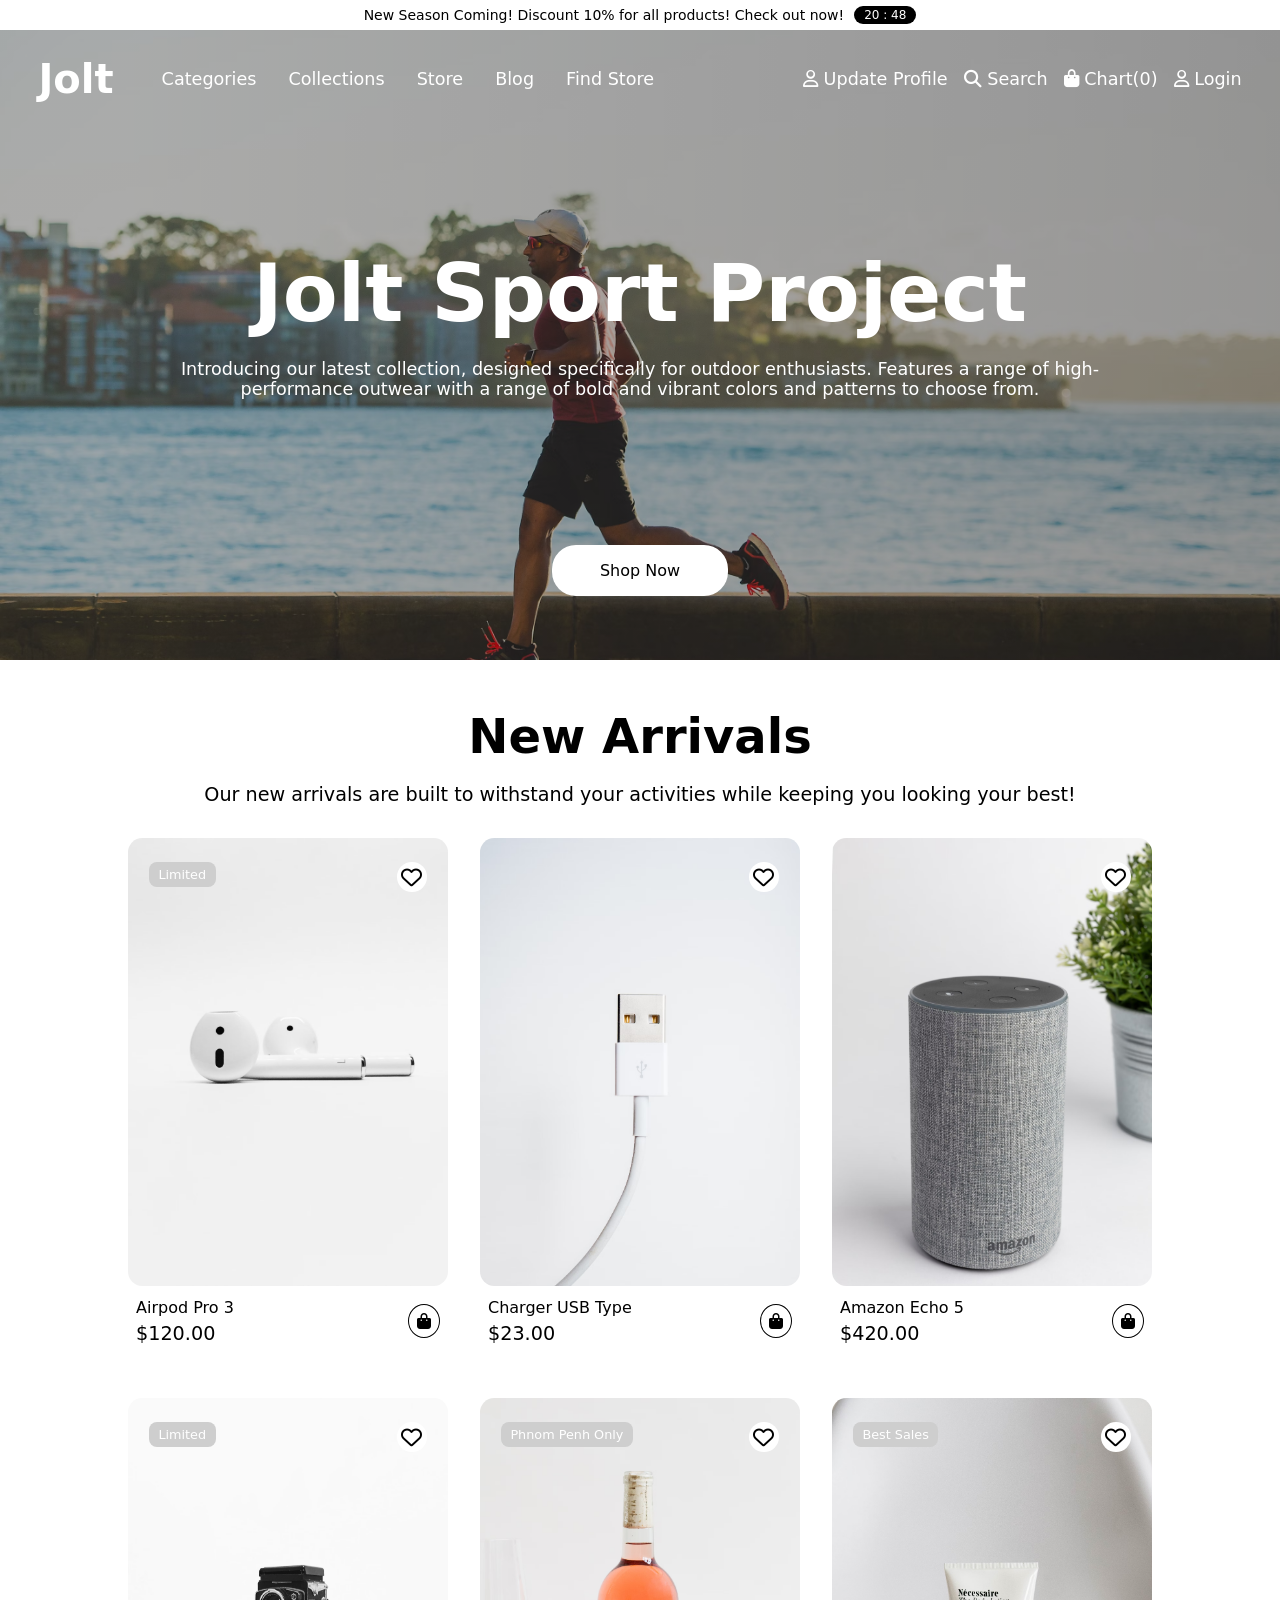
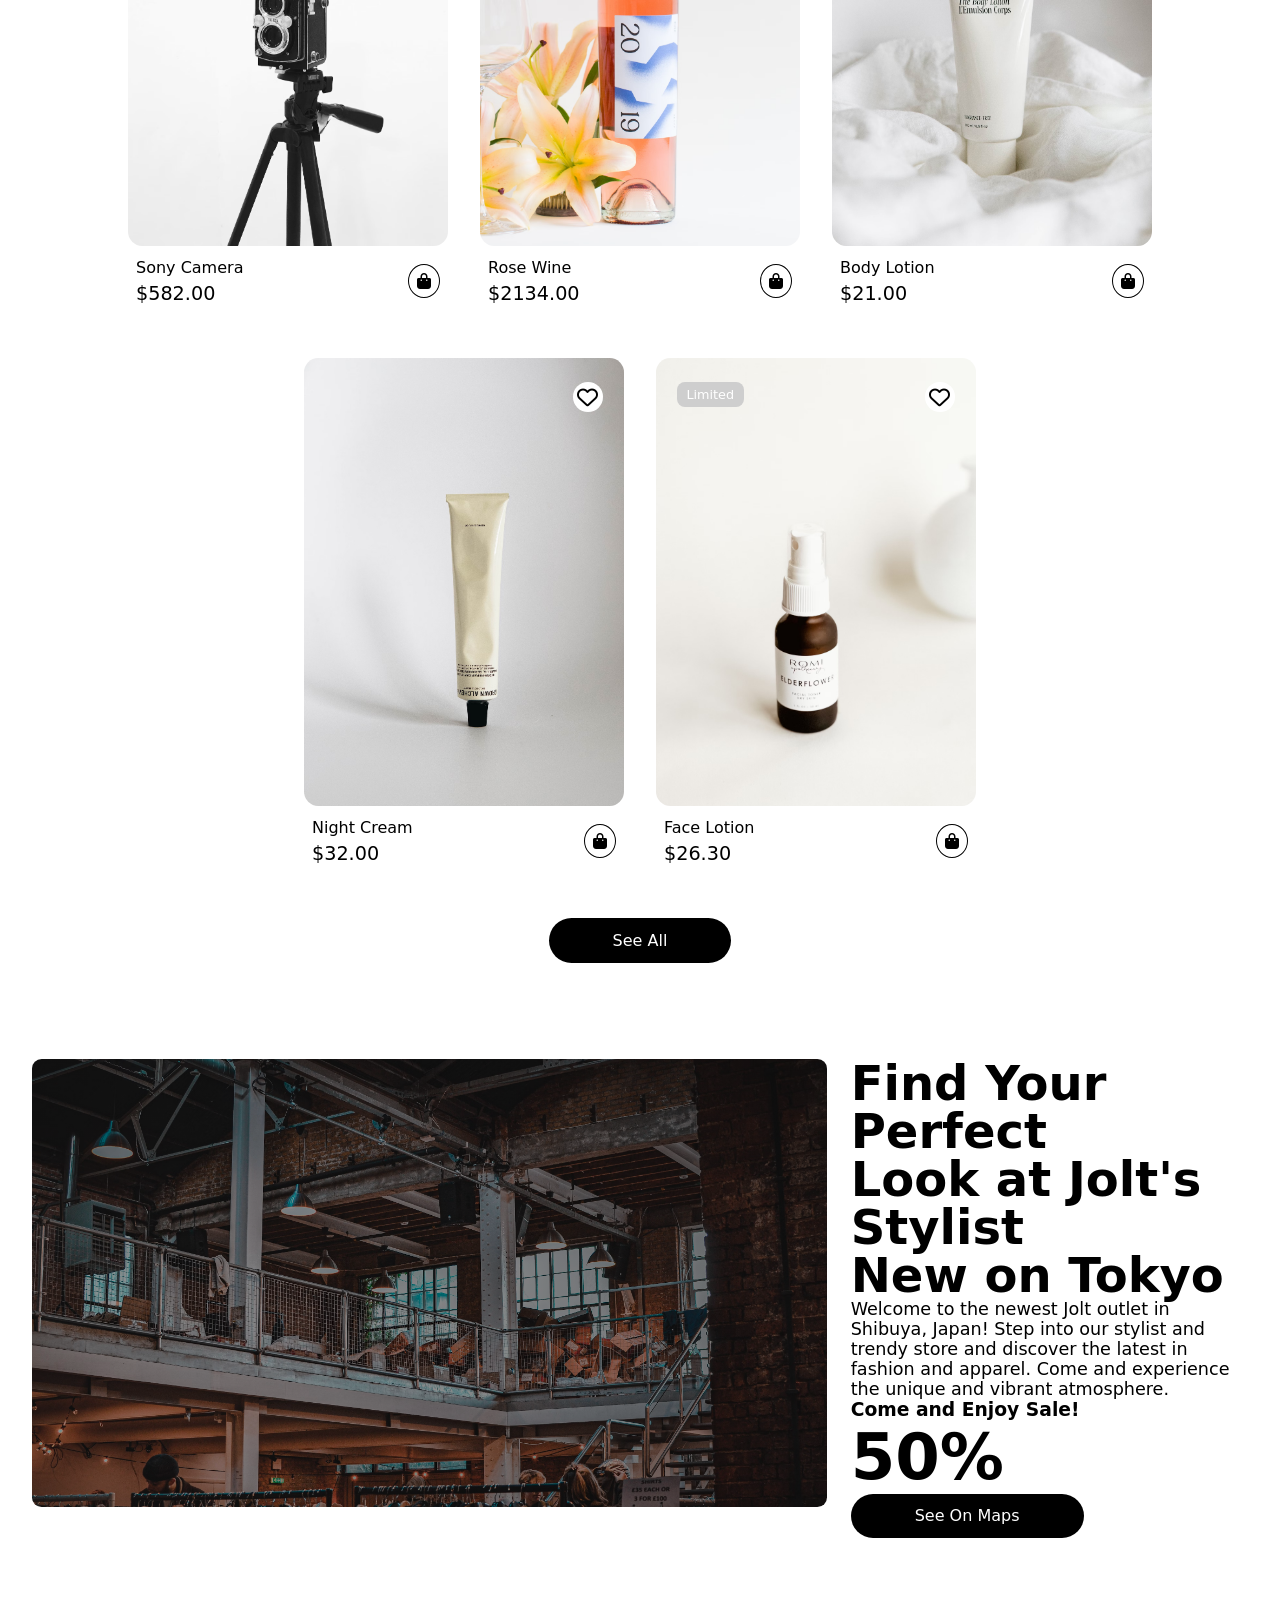
<file: public/index.html>
<!DOCTYPE html>
<html lang="en">
  <head>
    <meta charset="UTF-8" />
    <meta name="viewport" content="width=device-width, initial-scale=1.0" />
    <title>Sample Shop Website</title>
    <link rel="stylesheet" href="styles.css" />
    <link
      rel="stylesheet"
      href="https://cdnjs.cloudflare.com/ajax/libs/font-awesome/6.7.2/css/all.min.css"
      integrity="sha512-Evv84Mr4kqVGRNSgIGL/F/aIDqQb7xQ2vcrdIwxfjThSH8CSR7PBEakCr51Ck+w+/U6swU2Im1vVX0SVk9ABhg=="
      crossorigin="anonymous"
      referrerpolicy="no-referrer"
    />
  </head>
  <body>
    <header class="top-header">
      <p>New Season Coming! Discount 10% for all products! Check out now!</p>
      <p class="header-time">20 : 48</p>
    </header>

    <div class="hero">
      <nav class="hero-nav">
        <div class="hero-information">
          <p class="hero-logo">Jolt</p>
          <ul class="hero-menu">
            <li>Categories</li>
            <li>Collections</li>
            <li>Store</li>
            <li>Blog</li>
            <li>Find Store</li>
          </ul>
        </div>

        <ul class="hero-functions">
          <li>
            <a href="update.html"
              ><i class="fa-regular fa-user"></i> Update Profile</a
            >
          </li>
          <li><i class="fa-solid fa-magnifying-glass"></i> Search</li>
          <li><i class="fa-solid fa-bag-shopping"></i> Chart(0)</li>
          <li>
            <a href="signin.html"><i class="fa-regular fa-user"></i> Login</a>
          </li>
        </ul>
      </nav>

      <main class="hero-message">
        <h2>Jolt Sport Project</h2>
        <br />
        <p>
          Introducing our latest collection, designed specifically for outdoor
          enthusiasts. Features a range of high-
        </p>
        <p>
          performance outwear with a range of bold and vibrant colors and
          patterns to choose from.
        </p>
      </main>

      <a href="https://www.youtube.com/watch?v=dQw4w9WgXcQ" class="btn"
        >Shop Now</a
      >
    </div>

    <div class="new-arrivals">
      <h2>New Arrivals</h2>
      <br />
      <p>
        Our new arrivals are built to withstand your activities while keeping
        you looking your best!
      </p>
      <div class="card-list">
        <div class="card">
          <div class="image-section">
            <img src="assets/airpod.avif" alt="airpod" />
            <i class="fa-regular fa-heart"></i>
            <p>Limited</p>
          </div>
          <div class="information">
            <div>
              <p class="name">Airpod Pro 3</p>
              <p class="price">$120.00</p>
            </div>
            <i class="fa-solid fa-bag-shopping"></i>
          </div>
        </div>
        <div class="card">
          <div class="image-section">
            <img src="assets/usd-charger.avif" alt="airpod" />
            <i class="fa-regular fa-heart"></i>
          </div>
          <div class="information">
            <div>
              <p class="name">Charger USB Type</p>
              <p class="price">$23.00</p>
            </div>
            <i class="fa-solid fa-bag-shopping"></i>
          </div>
        </div>
        <div class="card">
          <div class="image-section">
            <img src="assets/amazon-echo.avif" alt="airpod" />
            <i class="fa-regular fa-heart"></i>
          </div>
          <div class="information">
            <div>
              <p class="name">Amazon Echo 5</p>
              <p class="price">$420.00</p>
            </div>
            <i class="fa-solid fa-bag-shopping"></i>
          </div>
        </div>
        <div class="card">
          <div class="image-section">
            <img src="assets/camera.avif" alt="airpod" />
            <i class="fa-regular fa-heart"></i>
            <p>Limited</p>
          </div>
          <div class="information">
            <div>
              <p class="name">Sony Camera</p>
              <p class="price">$582.00</p>
            </div>
            <i class="fa-solid fa-bag-shopping"></i>
          </div>
        </div>
        <div class="card">
          <div class="image-section">
            <img src="assets/wine.avif" alt="airpod" />
            <i class="fa-regular fa-heart"></i>
            <p>Phnom Penh Only</p>
          </div>
          <div class="information">
            <div>
              <p class="name">Rose Wine</p>
              <p class="price">$2134.00</p>
            </div>
            <i class="fa-solid fa-bag-shopping"></i>
          </div>
        </div>
        <div class="card">
          <div class="image-section">
            <img src="assets/body-lotion.avif" alt="airpod" />
            <i class="fa-regular fa-heart"></i>
            <p>Best Sales</p>
          </div>
          <div class="information">
            <div>
              <p class="name">Body Lotion</p>
              <p class="price">$21.00</p>
            </div>
            <i class="fa-solid fa-bag-shopping"></i>
          </div>
        </div>
        <div class="card">
          <div class="image-section">
            <img src="assets/night-cream.avif" alt="airpod" />
            <i class="fa-regular fa-heart"></i>
          </div>
          <div class="information">
            <div>
              <p class="name">Night Cream</p>
              <p class="price">$32.00</p>
            </div>
            <i class="fa-solid fa-bag-shopping"></i>
          </div>
        </div>
        <div class="card">
          <div class="image-section">
            <img src="assets/face-lotion.avif" alt="airpod" />
            <i class="fa-regular fa-heart"></i>
            <p>Limited</p>
          </div>
          <div class="information">
            <div>
              <p class="name">Face Lotion</p>
              <p class="price">$26.30</p>
            </div>
            <i class="fa-solid fa-bag-shopping"></i>
          </div>
        </div>
      </div>
      <a
        href="https://www.youtube.com/watch?v=BRcudpJzy1I&list=RDBRcudpJzy1I&index=1"
        class="btn-black"
        >See All</a
      >
    </div>

    <div class="store-information">
      <div class="store-image"></div>
      <div class="information">
        <div class="header">
          <h2>Find Your Perfect</h2>
          <h2>Look at Jolt's Stylist</h2>
          <h2>New on Tokyo</h2>
        </div>
        <p>
          Welcome to the newest Jolt outlet in Shibuya, Japan! Step into our
          stylist and trendy store and discover the latest in fashion and
          apparel. Come and experience the unique and vibrant atmosphere.
        </p>
        <h3>Come and Enjoy Sale!</h3>
        <h1>50%</h1>
        <a
          href="https://www.youtube.com/watch?v=kPa7bsKwL-c&list=RDBRcudpJzy1I&index=3"
          class="btn-black"
          >See On Maps</a
        >
      </div>
    </div>
  </body>
</html>
</file>
<file: public/styles.css>
* {
  margin: 0;
  padding: 0;
  box-sizing: border-box;
  font-family: system-ui, -apple-system, BlinkMacSystemFont, "Segoe UI", Roboto,
    Oxygen, Ubuntu, Cantarell, "Open Sans", "Helvetica Neue", sans-serif;
  text-decoration: none;
  list-style: none;
}

html {
  scroll-behavior: smooth;
}

.top-header {
  height: 1.875rem;
  display: flex;
  font-size: 0.875rem;
  justify-content: center;
  align-items: center;
  gap: 0.625rem;
}

.header-time {
  background-color: black;
  padding: 0.125rem 0.625rem;
  font-size: 0.75rem;
  color: white;
  border-radius: 1.875rem;
}

.hero {
  min-height: 70vh;
  background: linear-gradient(
      to right,
      rgba(0, 0, 0, 0.3) 10%,
      rgba(0, 0, 0, 0.4) 100%
    ),
    url("./assets/home.avif") no-repeat;
  background-size: cover;
  background-position: center;
  display: flex;
  flex-direction: column;
  justify-content: space-between;
  padding: 2% 3% 5% 3%;
}

.hero-nav {
  display: flex;
  justify-content: space-between;
  align-items: center;
  color: white;
}

.hero-information {
  display: flex;
  gap: 3rem;
  flex-grow: 4;
}

.hero-logo {
  font-size: 2.5rem;
  font-weight: bold;
}

.hero-menu {
  display: flex;
  align-items: center;
  gap: 2rem;
  font-size: 1.1rem;
}

.hero-functions {
  display: flex;
  align-items: center;
  gap: 1rem;
  font-size: 1.1rem;
}

.hero-functions a {
  color: white;
}

.hero-message {
  align-self: center;
  text-align: center;
  color: white;
}

.hero-message h2 {
  font-size: 5rem;
}

.hero-message p {
  font-size: 1.1rem;
}

.btn {
  align-self: center;
  background-color: white;
  padding: 1rem 3rem;
  border-radius: 1.5rem;
  color: black;
  font-size: 1rem;
}

.btn-black {
  align-self: center;
  background-color: black;
  padding: 0.8rem 4rem;
  border-radius: 1.5rem;
  color: white;
  font-size: 1rem;
}

.new-arrivals {
  display: flex;
  flex-direction: column;
  align-items: center;
  padding: 3rem 0 0 0;
}

.new-arrivals h2 {
  font-size: 3rem;
}

.new-arrivals p {
  font-size: 1.2rem;
}

.card-list {
  display: flex;
  flex-wrap: wrap;
  justify-content: center;
  gap: 2rem;
  padding: 2rem 1.5rem;
}

.card {
  width: 20rem;
  height: 33rem;
  display: flex;
  flex-direction: column;
  gap: 0.5rem;
  position: relative;
}

.card .image-section img {
  width: 20rem;
  height: 28rem;
  object-fit: cover;
  border-radius: 0.9rem;
  transition: 1s;
}

.card .image-section img:hover {
  transform: scale(0.95);
}

.card .image-section i {
  position: absolute;
  right: 1.3rem;
  top: 1.5rem;
  font-size: 1.3rem;
  padding: 0.3rem;
  background-color: white;
  border-radius: 50%;
}

.card .image-section p {
  position: absolute;
  left: 1.3rem;
  top: 1.5rem;
  font-size: 0.8rem;
  color: white;
  background-color: #cecece;
  padding: 0.3rem 0.6rem;
  border-radius: 0.5rem;
}

.card .information {
  display: flex;
  justify-content: space-between;
  align-items: center;
  padding: 0 0.5rem;
}

.card .information .name {
  font-size: 1rem;
  font-weight: lighter;
  padding-bottom: 0.3rem;
}

.card .information .price {
  font-size: 1.2rem;
}

.card .information i {
  padding: 0.5rem;
  border: 0.1rem solid black;
  border-radius: 50%;
}

.store-information {
  display: flex;
  height: 32rem;
  margin: 4rem 0;
  padding: 2rem 2rem;
  gap: 1.5rem;
}

.store-information .store-image {
  background: linear-gradient(
      to right,
      rgba(0, 0, 0, 0.4) 10%,
      rgba(0, 0, 0, 0.5) 100%
    ),
    url("./assets/store.avif");
  background-size: cover;
  border-radius: 0.6rem;
  flex: 2 1 0;
}

.store-information .information {
  flex: 1 1 0;
  display: flex;
  flex-direction: column;
  justify-content: space-between;
}

.store-information .information .header h2 {
  font-size: 3rem;
  line-height: 1;
}

.store-information .information h1 {
  font-size: 4rem;
  font-weight: bold;
}

.store-information .information p {
  font-size: 1.1rem;
  font-weight: lighter;
}

.store-information .information .btn-black {
  align-self: flex-start;
  background-color: black;
  padding: 0.8rem 4rem;
  border-radius: 1.5rem;
  color: white;
  font-size: 1rem;
}
</file>
